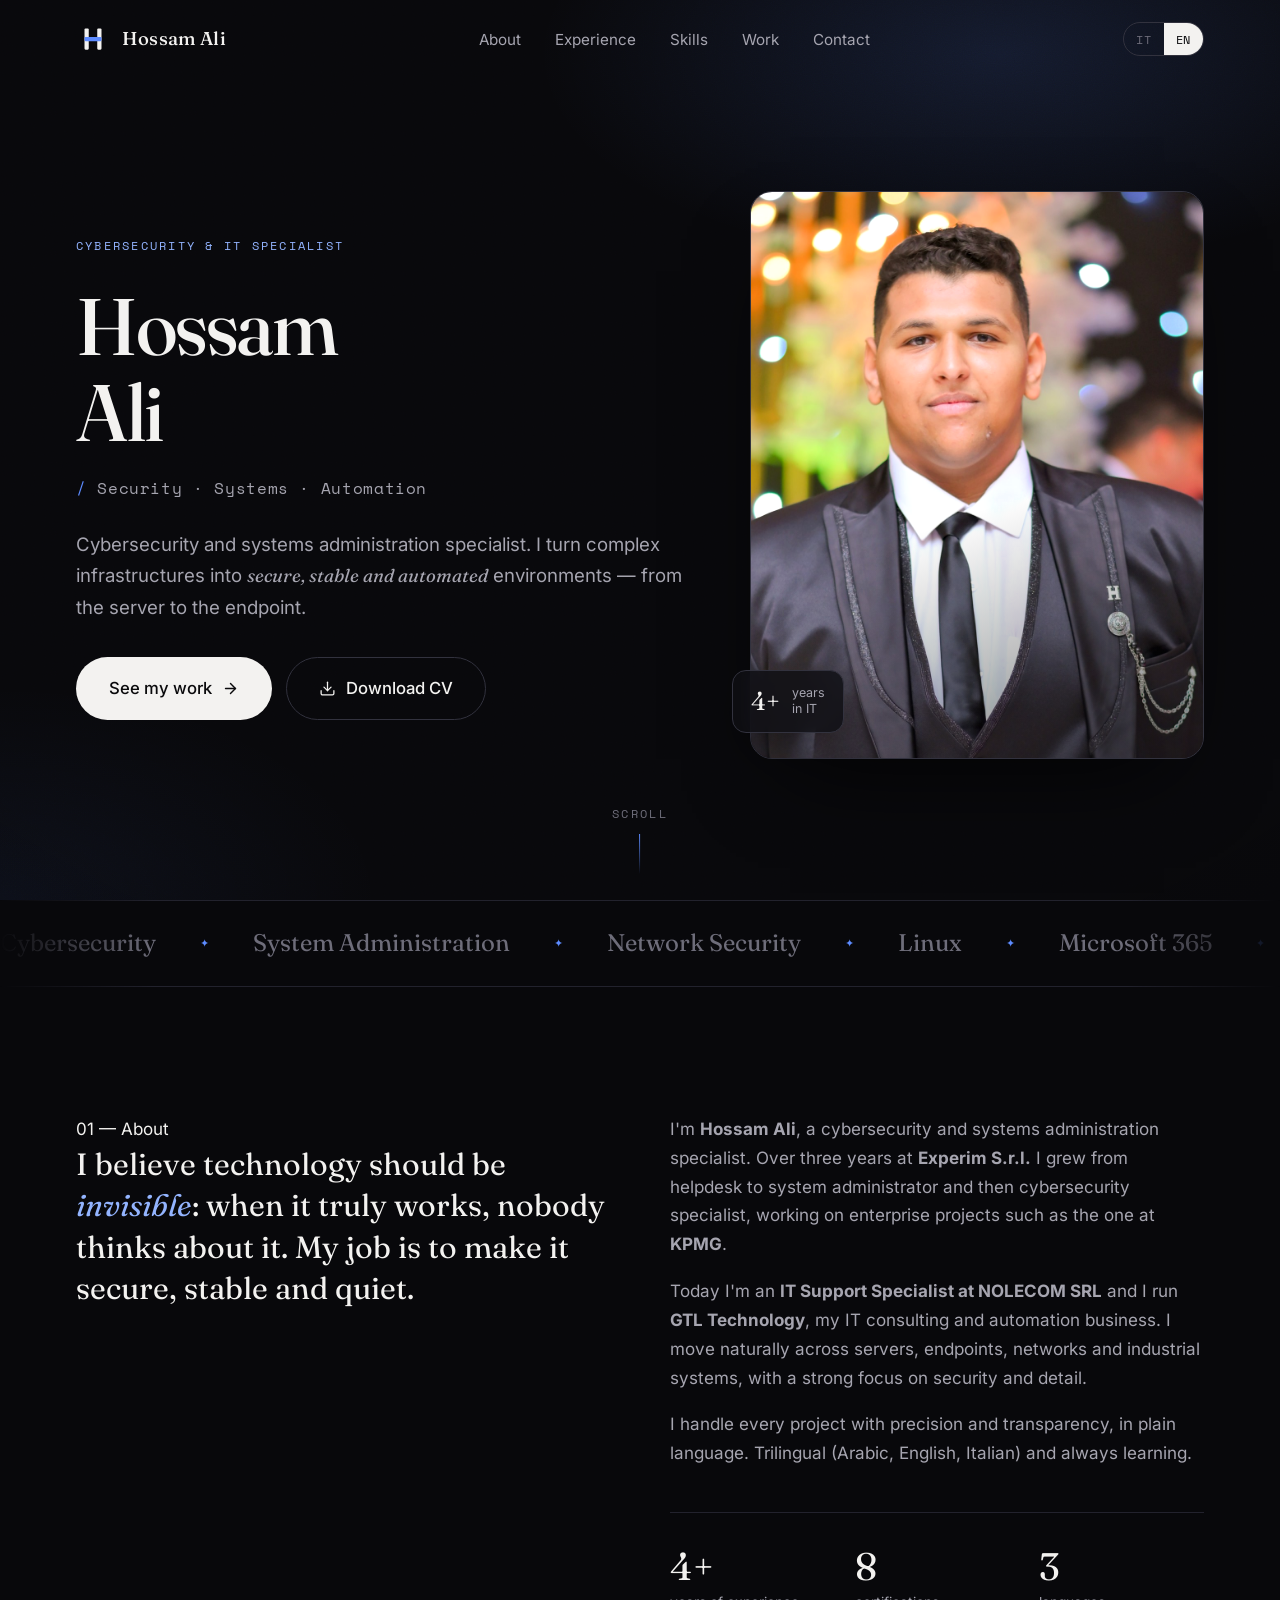
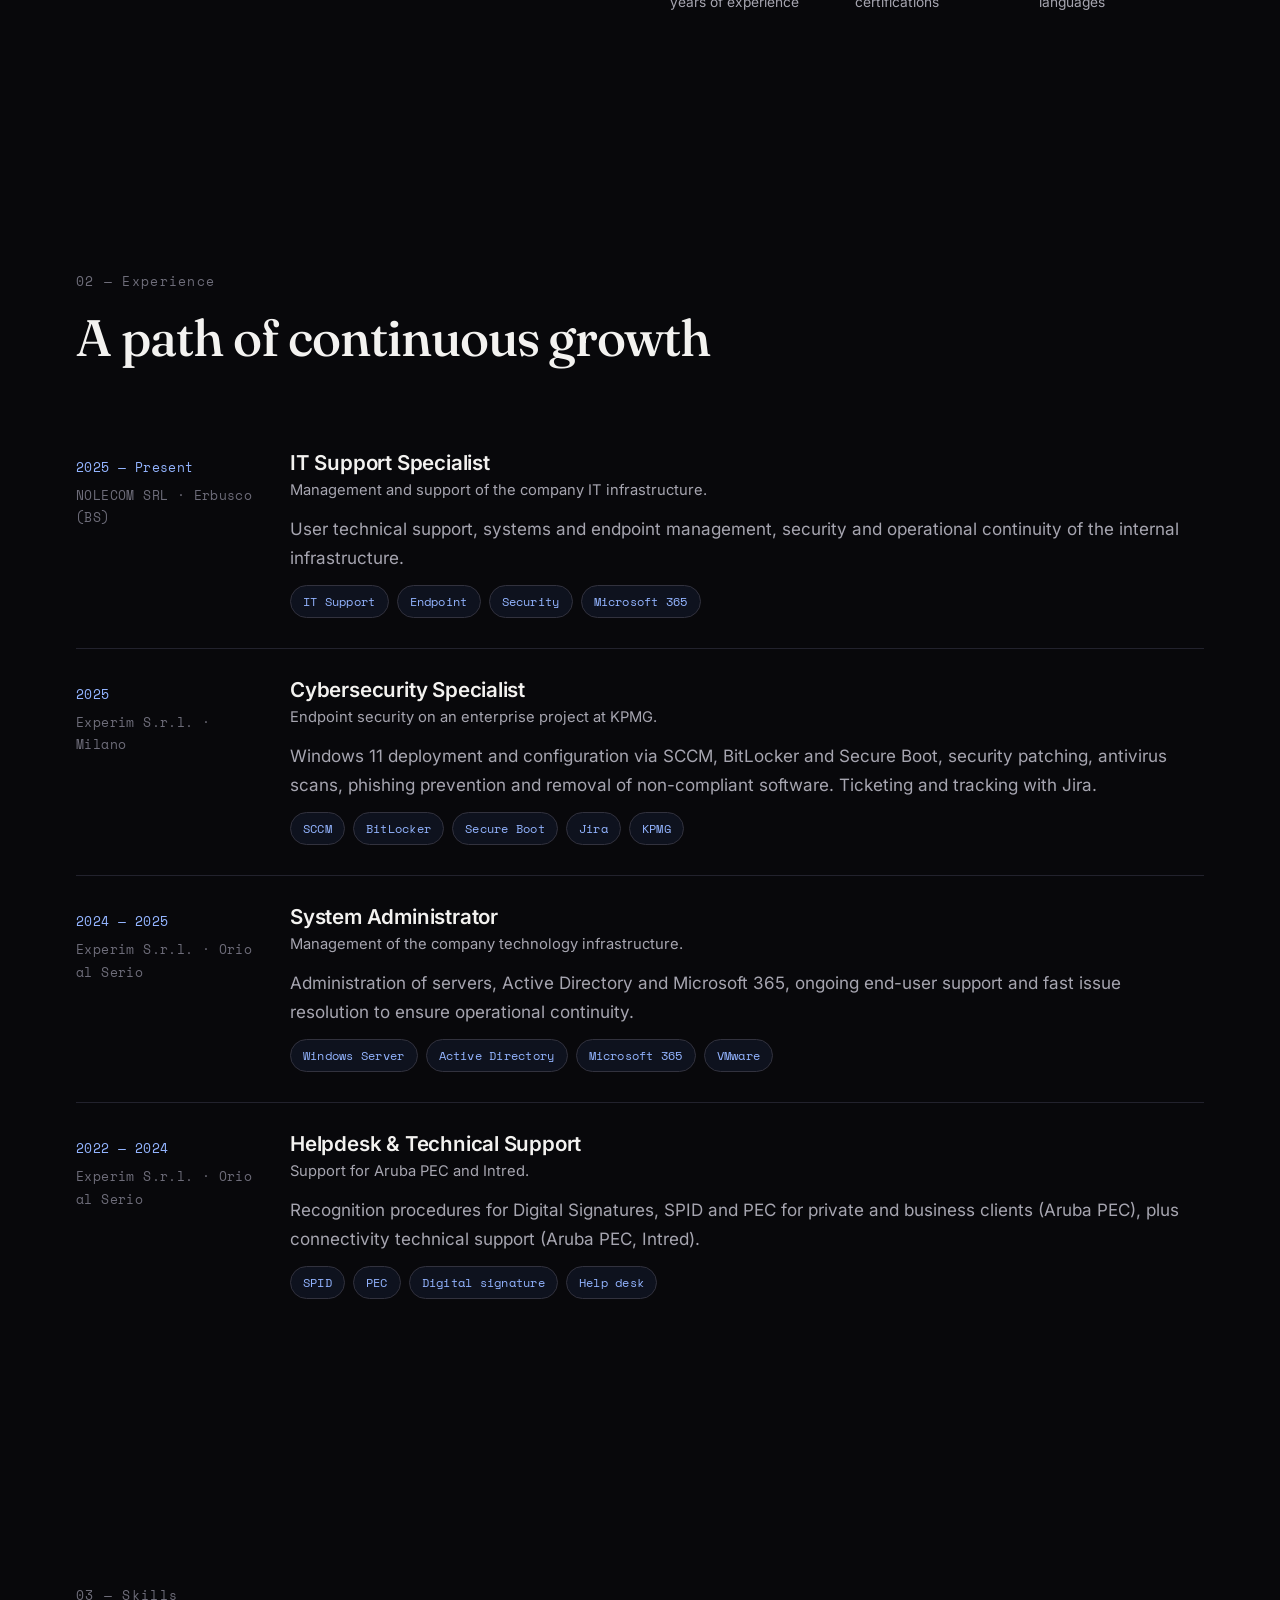
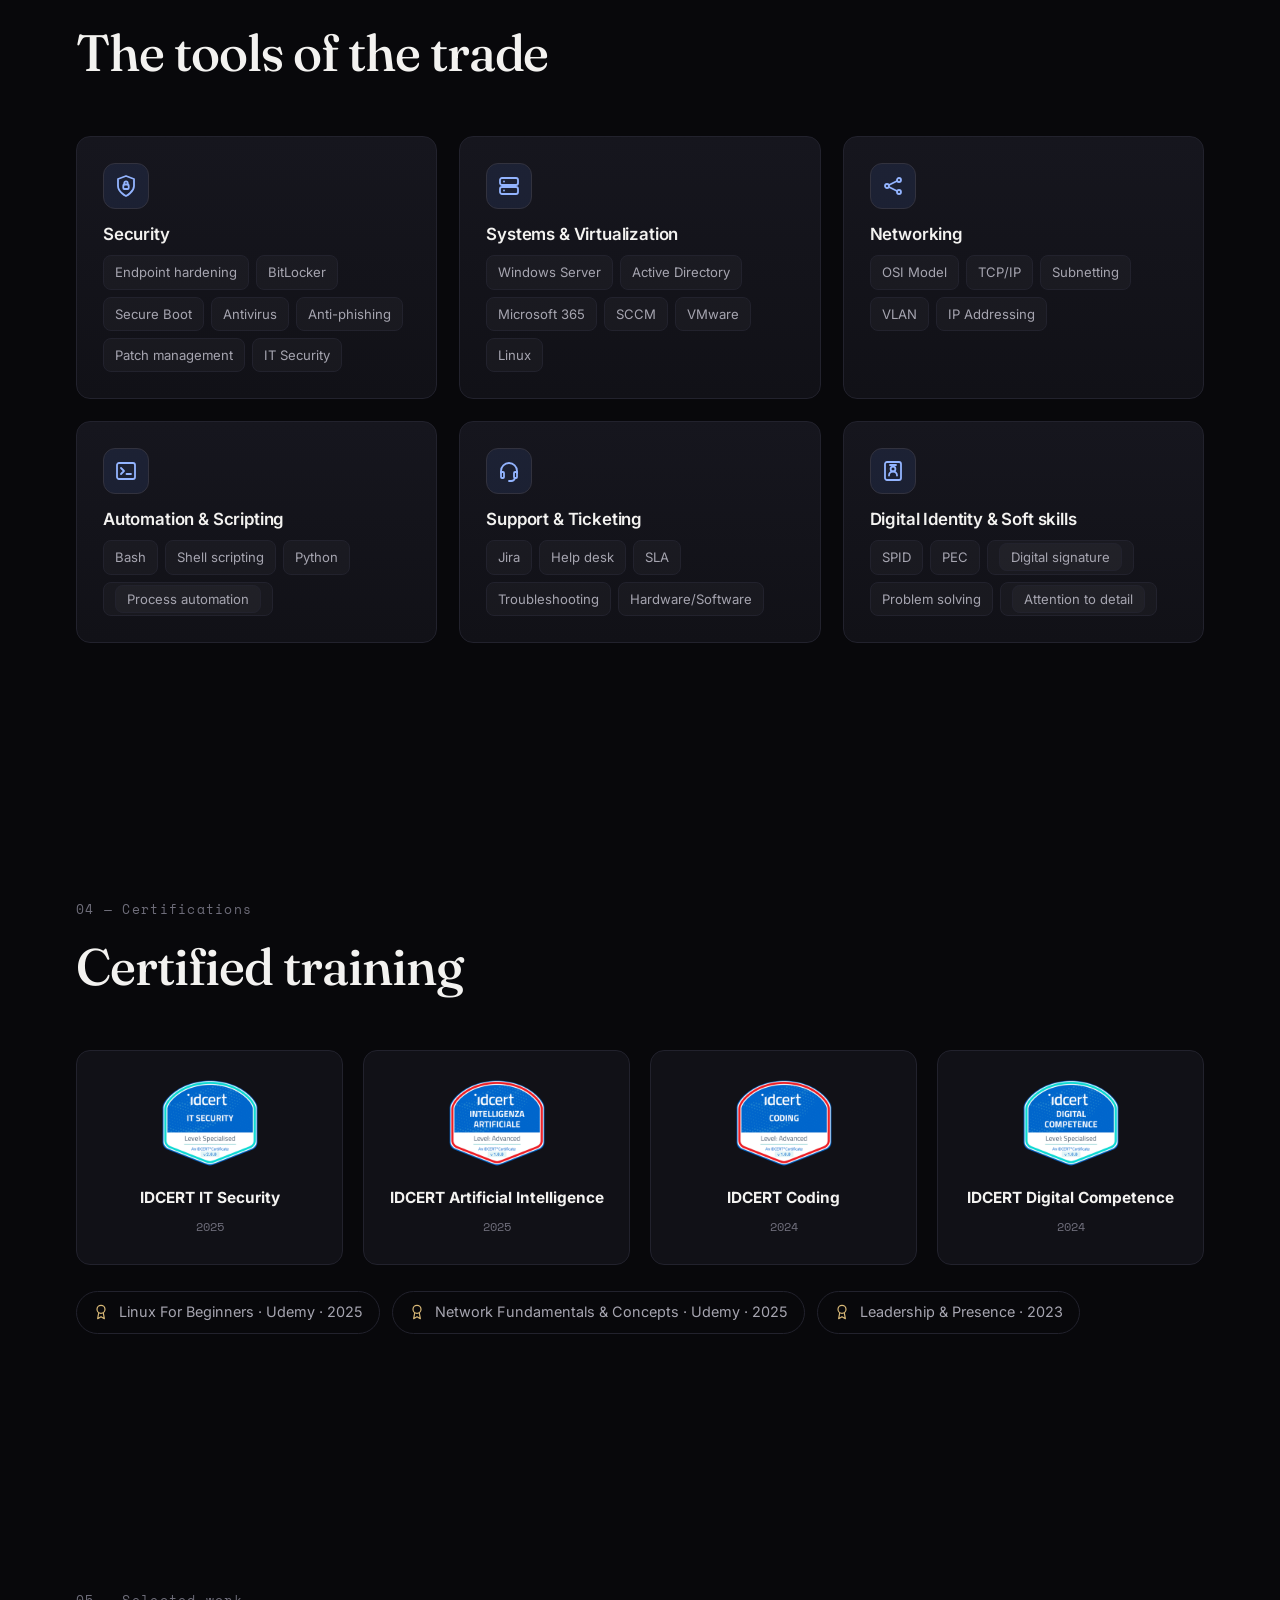
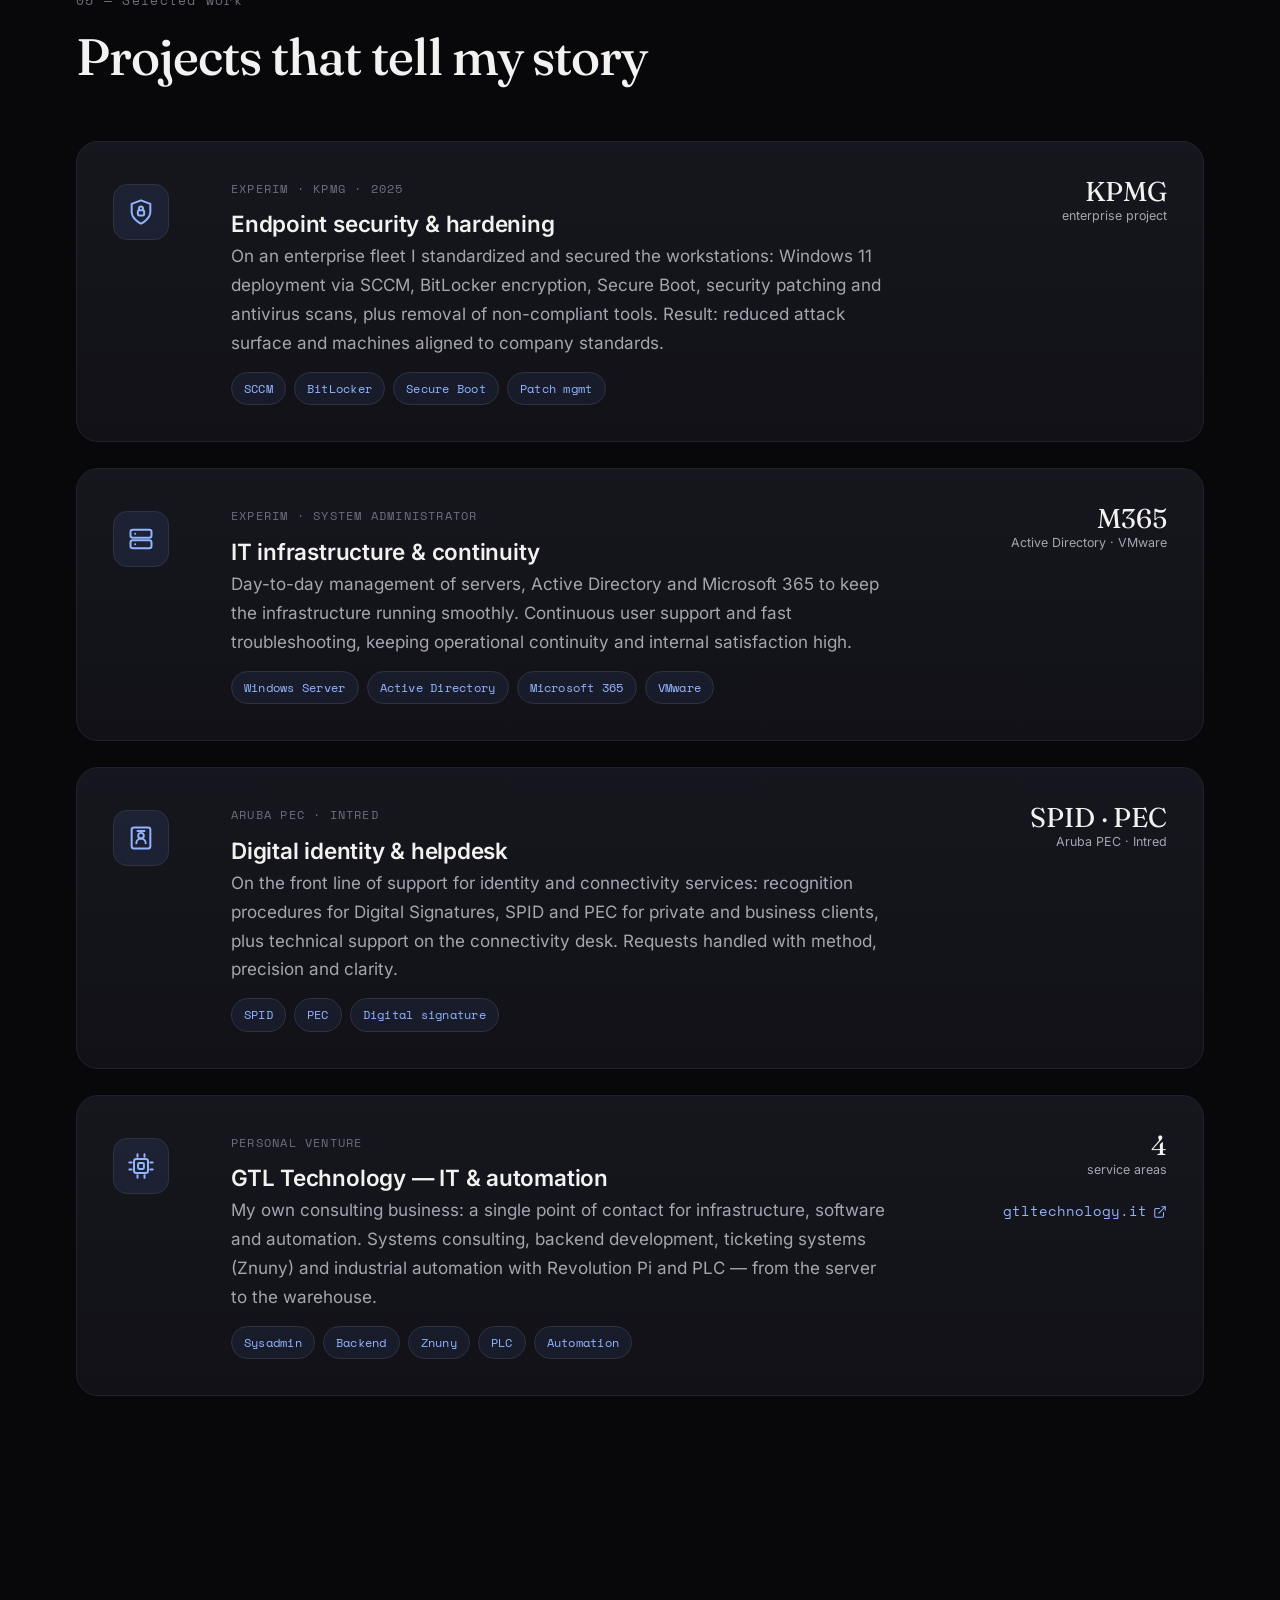
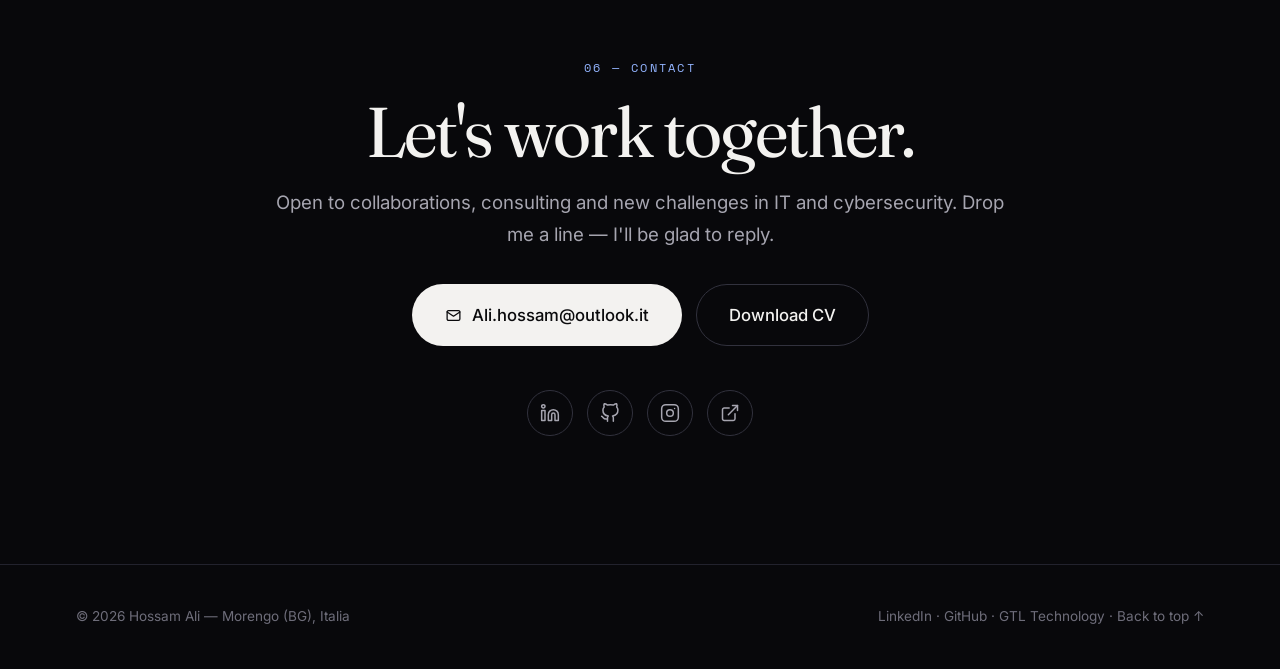
<file: index.html>
<!DOCTYPE html>
<html lang="it" data-lang="it">
<head>
  <meta charset="utf-8">
  <meta name="viewport" content="width=device-width, initial-scale=1">
  <title data-it="Hossam Ali — Specialista Cybersecurity & IT" data-en="Hossam Ali — Cybersecurity & IT Specialist">Hossam Ali — Specialista Cybersecurity &amp; IT</title>
  <meta name="description" content="Hossam Ali — Specialista in cybersecurity e amministrazione di sistemi. Sicurezza, infrastrutture e automazione. Portfolio, esperienza, certificazioni e case study.">
  <link rel="canonical" href="https://hali.gtltechnology.it/">
  <meta name="theme-color" content="#08080B">

  <meta property="og:type" content="website">
  <meta property="og:site_name" content="Hossam Ali">
  <meta property="og:title" content="Hossam Ali — Cybersecurity & IT Specialist">
  <meta property="og:description" content="Sicurezza informatica, sistemi e automazione. Esperienza, certificazioni e case study.">
  <meta property="og:url" content="https://hali.gtltechnology.it/">
  <meta property="og:image" content="https://hali.gtltechnology.it/assets/img/og-image.png">
  <meta property="og:locale" content="it_IT">
  <meta property="og:locale:alternate" content="en_US">
  <meta name="twitter:card" content="summary_large_image">

  <link rel="icon" href="assets/img/favicon.svg" type="image/svg+xml">
  <link rel="apple-touch-icon" href="assets/img/favicon.svg">

  <link rel="stylesheet" href="assets/css/style.css">

  <script>(function(){try{var l=localStorage.getItem('lang');if(['it','en'].indexOf(l)===-1)l=(navigator.language||'it').toLowerCase().indexOf('it')===0?'it':'en';document.documentElement.setAttribute('data-lang',l);document.documentElement.setAttribute('lang',l);}catch(e){}})();</script>

  <script type="application/ld+json">
  {
    "@context":"https://schema.org","@type":"Person",
    "name":"Hossam Ali",
    "jobTitle":"Cybersecurity & IT Specialist",
    "url":"https://hali.gtltechnology.it/",
    "image":"https://hali.gtltechnology.it/assets/img/og-image.png",
    "email":"Ali.hossam@outlook.it",
    "address":{"@type":"PostalAddress","addressLocality":"Morengo","addressRegion":"BG","addressCountry":"IT"},
    "sameAs":["https://www.linkedin.com/in/gtl7os/","https://github.com/hali-cyber","https://www.instagram.com/gtl7os/","https://gtltechnology.it/"],
    "knowsLanguage":["it","en","ar"],
    "worksFor":{"@type":"Organization","name":"NOLECOM SRL"}
  }
  </script>
</head>
<body>

  <!-- ===== Header ===== -->
  <header class="site-header">
    <div class="container">
      <nav class="nav" aria-label="Navigazione principale">
        <a href="#top" class="brand" aria-label="Hossam Ali — home">
          <img src="assets/img/monogram.svg" alt="">
          <b>Hossam Ali</b>
        </a>
        <ul class="nav-links" id="nav-links">
          <li><a href="#about"><span data-l="it">Chi sono</span><span data-l="en">About</span></a></li>
          <li><a href="#experience"><span data-l="it">Esperienza</span><span data-l="en">Experience</span></a></li>
          <li><a href="#skills"><span data-l="it">Competenze</span><span data-l="en">Skills</span></a></li>
          <li><a href="#work"><span data-l="it">Progetti</span><span data-l="en">Work</span></a></li>
          <li><a href="#contact"><span data-l="it">Contatti</span><span data-l="en">Contact</span></a></li>
        </ul>
        <div class="nav-right">
          <div class="lang" role="group" aria-label="Lingua / Language">
            <button data-set="it" class="on" aria-pressed="true">IT</button>
            <button data-set="en" aria-pressed="false">EN</button>
          </div>
          <button class="nav-toggle" id="nav-toggle" aria-label="Menu" aria-expanded="false" aria-controls="nav-links"><span></span></button>
        </div>
      </nav>
    </div>
  </header>

  <main id="top">
    <!-- ===== Hero ===== -->
    <section class="hero">
      <div class="container">
        <div class="hero-grid">
          <div class="hero-copy">
            <div class="eyebrow kicker solo"><span data-l="it">Specialista Cybersecurity &amp; IT</span><span data-l="en">Cybersecurity &amp; IT Specialist</span></div>
            <h1><span class="ln"><span>Hossam</span></span><span class="ln"><span>Ali</span></span></h1>
            <p class="role"><span class="dot">/</span> <span data-l="it">Sicurezza · Sistemi · Automazione</span><span data-l="en">Security · Systems · Automation</span></p>
            <p class="lead" data-l="it">Specialista in sicurezza informatica e amministrazione di sistemi. Trasformo infrastrutture complesse in ambienti <em class="serif-i">sicuri, stabili e automatizzati</em> — dal server all'endpoint.</p>
            <p class="lead" data-l="en">Cybersecurity and systems administration specialist. I turn complex infrastructures into <em class="serif-i">secure, stable and automated</em> environments — from the server to the endpoint.</p>
            <div class="hero-actions">
              <a href="#work" class="btn btn-primary btn-lg"><span data-l="it">Guarda i progetti</span><span data-l="en">See my work</span>
                <svg viewBox="0 0 24 24" fill="none" stroke="currentColor" stroke-width="2" stroke-linecap="round" stroke-linejoin="round"><line x1="5" y1="12" x2="19" y2="12"/><polyline points="12 5 19 12 12 19"/></svg>
              </a>
              <a href="assets/doc/Hossam-Ali-CV.pdf" class="btn btn-outline btn-lg" data-href-it="assets/doc/Hossam-Ali-CV-IT.pdf" data-href-en="assets/doc/Hossam-Ali-CV-EN.pdf" target="_blank" rel="noopener" download>
                <svg viewBox="0 0 24 24" fill="none" stroke="currentColor" stroke-width="1.8" stroke-linecap="round" stroke-linejoin="round"><path d="M21 15v4a2 2 0 0 1-2 2H5a2 2 0 0 1-2-2v-4"/><polyline points="7 10 12 15 17 10"/><line x1="12" y1="15" x2="12" y2="3"/></svg>
                <span data-l="it">Scarica il CV</span><span data-l="en">Download CV</span>
              </a>
            </div>
          </div>

          <div class="hero-photo">
            <div class="frame">
              <img src="assets/img/portrait.jpg" alt="Hossam Ali" width="1100" height="1491">
            </div>
            <div class="badge">
              <span class="n">4+</span>
              <span class="t"><span data-l="it">anni<br>nell'IT</span><span data-l="en">years<br>in IT</span></span>
            </div>
          </div>
        </div>
      </div>
      <div class="hero-scroll" aria-hidden="true">Scroll</div>
    </section>

    <!-- ===== Marquee ===== -->
    <div class="marquee" aria-hidden="true">
      <div class="track">
        <span>Cybersecurity</span><span>System Administration</span><span>Network Security</span><span>Linux</span><span>Microsoft 365</span><span>Active Directory</span><span>Automation</span><span>VMware</span>
        <span>Cybersecurity</span><span>System Administration</span><span>Network Security</span><span>Linux</span><span>Microsoft 365</span><span>Active Directory</span><span>Automation</span><span>VMware</span>
      </div>
    </div>

    <!-- ===== About ===== -->
    <section id="about">
      <div class="container">
        <div class="about-grid">
          <div class="reveal">
            <span class="idx">01 — <span data-l="it">Chi sono</span><span data-l="en">About</span></span>
            <p class="about-lead" data-l="it">Credo che la tecnologia debba essere <em>invisibile</em>: quando funziona davvero, nessuno ci pensa. Il mio lavoro è renderla sicura, stabile e silenziosa.</p>
            <p class="about-lead" data-l="en">I believe technology should be <em>invisible</em>: when it truly works, nobody thinks about it. My job is to make it secure, stable and quiet.</p>
          </div>
          <div class="about-body reveal d1">
            <div data-l="it">
              <p>Sono <strong>Hossam Ali</strong>, specialista in sicurezza informatica e amministrazione di sistemi. In tre anni in <strong>Experim S.r.l.</strong> sono cresciuto da helpdesk a system administrator fino a esperto di cybersecurity, lavorando anche su progetti enterprise come quello presso <strong>KPMG</strong>.</p>
              <p>Oggi sono <strong>IT Support Specialist in NOLECOM SRL</strong> e porto avanti <strong>GTL Technology</strong>, la mia attività di consulenza IT e automazione. Mi muovo con naturalezza tra server, endpoint, reti e impianti, con una particolare attenzione alla sicurezza e ai dettagli.</p>
              <p>Curo ogni progetto con precisione e trasparenza, parlando un linguaggio chiaro. Trilingue (arabo, inglese, italiano) e in costante formazione.</p>
            </div>
            <div data-l="en">
              <p>I'm <strong>Hossam Ali</strong>, a cybersecurity and systems administration specialist. Over three years at <strong>Experim S.r.l.</strong> I grew from helpdesk to system administrator and then cybersecurity specialist, working on enterprise projects such as the one at <strong>KPMG</strong>.</p>
              <p>Today I'm an <strong>IT Support Specialist at NOLECOM SRL</strong> and I run <strong>GTL Technology</strong>, my IT consulting and automation business. I move naturally across servers, endpoints, networks and industrial systems, with a strong focus on security and detail.</p>
              <p>I handle every project with precision and transparency, in plain language. Trilingual (Arabic, English, Italian) and always learning.</p>
            </div>
            <div class="facts">
              <div class="fact"><div class="n">4+</div><div class="l"><span data-l="it">anni di esperienza</span><span data-l="en">years of experience</span></div></div>
              <div class="fact"><div class="n">8</div><div class="l"><span data-l="it">certificazioni</span><span data-l="en">certifications</span></div></div>
              <div class="fact"><div class="n">3</div><div class="l"><span data-l="it">lingue</span><span data-l="en">languages</span></div></div>
            </div>
          </div>
        </div>
      </div>
    </section>

    <!-- ===== Esperienza ===== -->
    <section id="experience">
      <div class="container">
        <div class="section-head reveal">
          <span class="idx">02 — <span data-l="it">Esperienza</span><span data-l="en">Experience</span></span>
          <h2 data-l="it">Un percorso di crescita continua</h2>
          <h2 data-l="en">A path of continuous growth</h2>
        </div>

        <div class="timeline">
          <div class="tl-item reveal">
            <div class="tl-when">2025 — <span data-l="it">Presente</span><span data-l="en">Present</span><span class="co">NOLECOM SRL · Erbusco (BS)</span></div>
            <div class="tl-body">
              <h3>IT Support Specialist</h3>
              <p class="place" data-l="it">Gestione e supporto dell'infrastruttura IT aziendale.</p>
              <p class="place" data-l="en">Management and support of the company IT infrastructure.</p>
              <p data-l="it">Supporto tecnico agli utenti, gestione di sistemi ed endpoint, sicurezza e continuità operativa dell'infrastruttura interna.</p>
              <p data-l="en">User technical support, systems and endpoint management, security and operational continuity of the internal infrastructure.</p>
              <div class="tl-tags"><span class="chip">IT Support</span><span class="chip">Endpoint</span><span class="chip">Security</span><span class="chip">Microsoft 365</span></div>
            </div>
          </div>

          <div class="tl-item reveal">
            <div class="tl-when">2025<span class="co">Experim S.r.l. · Milano</span></div>
            <div class="tl-body">
              <h3 data-l="it">Esperto di Cybersecurity</h3>
              <h3 data-l="en">Cybersecurity Specialist</h3>
              <p class="place" data-l="it">Sicurezza degli endpoint su progetto enterprise presso KPMG.</p>
              <p class="place" data-l="en">Endpoint security on an enterprise project at KPMG.</p>
              <p data-l="it">Deploy e configurazione di Windows 11 via SCCM, BitLocker e Secure Boot, patch di sicurezza, scansioni antivirus, prevenzione del phishing e rimozione di software non conforme. Ticketing e tracciamento con Jira.</p>
              <p data-l="en">Windows 11 deployment and configuration via SCCM, BitLocker and Secure Boot, security patching, antivirus scans, phishing prevention and removal of non-compliant software. Ticketing and tracking with Jira.</p>
              <div class="tl-tags"><span class="chip">SCCM</span><span class="chip">BitLocker</span><span class="chip">Secure Boot</span><span class="chip">Jira</span><span class="chip">KPMG</span></div>
            </div>
          </div>

          <div class="tl-item reveal">
            <div class="tl-when">2024 — 2025<span class="co">Experim S.r.l. · Orio al Serio</span></div>
            <div class="tl-body">
              <h3>System Administrator</h3>
              <p class="place" data-l="it">Gestione dell'infrastruttura tecnologica aziendale.</p>
              <p class="place" data-l="en">Management of the company technology infrastructure.</p>
              <p data-l="it">Amministrazione di server, Active Directory e Microsoft 365, supporto continuo agli utenti finali e risoluzione rapida dei problemi per garantire continuità operativa.</p>
              <p data-l="en">Administration of servers, Active Directory and Microsoft 365, ongoing end-user support and fast issue resolution to ensure operational continuity.</p>
              <div class="tl-tags"><span class="chip">Windows Server</span><span class="chip">Active Directory</span><span class="chip">Microsoft 365</span><span class="chip">VMware</span></div>
            </div>
          </div>

          <div class="tl-item reveal">
            <div class="tl-when">2022 — 2024<span class="co">Experim S.r.l. · Orio al Serio</span></div>
            <div class="tl-body">
              <h3 data-l="it">Helpdesk &amp; Supporto tecnico</h3>
              <h3 data-l="en">Helpdesk &amp; Technical Support</h3>
              <p class="place" data-l="it">Assistenza per Aruba PEC e Intred.</p>
              <p class="place" data-l="en">Support for Aruba PEC and Intred.</p>
              <p data-l="it">Procedure di riconoscimento per Firme Digitali, SPID e PEC per clienti privati e aziende (Aruba PEC), e assistenza tecnica di connettività (Aruba PEC, Intred).</p>
              <p data-l="en">Recognition procedures for Digital Signatures, SPID and PEC for private and business clients (Aruba PEC), plus connectivity technical support (Aruba PEC, Intred).</p>
              <div class="tl-tags"><span class="chip">SPID</span><span class="chip">PEC</span><span class="chip"><span data-l="it">Firma digitale</span><span data-l="en">Digital signature</span></span><span class="chip">Help desk</span></div>
            </div>
          </div>
        </div>
      </div>
    </section>

    <!-- ===== Competenze ===== -->
    <section id="skills">
      <div class="container">
        <div class="section-head reveal">
          <span class="idx">03 — <span data-l="it">Competenze</span><span data-l="en">Skills</span></span>
          <h2 data-l="it">Gli strumenti del mestiere</h2>
          <h2 data-l="en">The tools of the trade</h2>
        </div>
        <div class="skills-grid">
          <div class="skill-card reveal">
            <span class="ic"><svg viewBox="0 0 24 24" fill="none" stroke="currentColor" stroke-width="1.8" stroke-linecap="round" stroke-linejoin="round"><path d="M12 22s8-4 8-10V5l-8-3-8 3v7c0 6 8 10 8 10z"/><rect x="9.3" y="10.5" width="5.4" height="4.5" rx="1"/><path d="M10.3 10.5V9a1.7 1.7 0 0 1 3.4 0v1.5"/></svg></span>
            <h3><span data-l="it">Sicurezza</span><span data-l="en">Security</span></h3>
            <div class="skill-list"><span>Endpoint hardening</span><span>BitLocker</span><span>Secure Boot</span><span>Antivirus</span><span>Anti-phishing</span><span>Patch management</span><span>IT Security</span></div>
          </div>
          <div class="skill-card reveal d1">
            <span class="ic"><svg viewBox="0 0 24 24" fill="none" stroke="currentColor" stroke-width="1.8" stroke-linecap="round" stroke-linejoin="round"><rect x="3" y="4" width="18" height="7" rx="2"/><rect x="3" y="13" width="18" height="7" rx="2"/><line x1="7" y1="7.5" x2="7.01" y2="7.5"/><line x1="7" y1="16.5" x2="7.01" y2="16.5"/></svg></span>
            <h3><span data-l="it">Sistemi &amp; Virtualizzazione</span><span data-l="en">Systems &amp; Virtualization</span></h3>
            <div class="skill-list"><span>Windows Server</span><span>Active Directory</span><span>Microsoft 365</span><span>SCCM</span><span>VMware</span><span>Linux</span></div>
          </div>
          <div class="skill-card reveal d2">
            <span class="ic"><svg viewBox="0 0 24 24" fill="none" stroke="currentColor" stroke-width="1.8" stroke-linecap="round" stroke-linejoin="round"><circle cx="6" cy="12" r="2"/><circle cx="18" cy="6" r="2"/><circle cx="18" cy="18" r="2"/><line x1="8" y1="11" x2="16" y2="7"/><line x1="8" y1="13" x2="16" y2="17"/></svg></span>
            <h3><span data-l="it">Reti</span><span data-l="en">Networking</span></h3>
            <div class="skill-list"><span>OSI Model</span><span>TCP/IP</span><span>Subnetting</span><span>VLAN</span><span>IP Addressing</span></div>
          </div>
          <div class="skill-card reveal">
            <span class="ic"><svg viewBox="0 0 24 24" fill="none" stroke="currentColor" stroke-width="1.8" stroke-linecap="round" stroke-linejoin="round"><rect x="3" y="4" width="18" height="16" rx="2"/><polyline points="7 9 10 12 7 15"/><line x1="12.5" y1="15" x2="17" y2="15"/></svg></span>
            <h3><span data-l="it">Automazione &amp; Scripting</span><span data-l="en">Automation &amp; Scripting</span></h3>
            <div class="skill-list"><span>Bash</span><span>Shell scripting</span><span>Python</span><span><span data-l="it">Automazione processi</span><span data-l="en">Process automation</span></span></div>
          </div>
          <div class="skill-card reveal d1">
            <span class="ic"><svg viewBox="0 0 24 24" fill="none" stroke="currentColor" stroke-width="1.8" stroke-linecap="round" stroke-linejoin="round"><path d="M4 14v-2a8 8 0 0 1 16 0v2"/><path d="M4 13h2a1 1 0 0 1 1 1v4a1 1 0 0 1-1 1H5a1 1 0 0 1-1-1z"/><path d="M20 13h-2a1 1 0 0 0-1 1v4a1 1 0 0 0 1 1h1a1 1 0 0 0 1-1z"/><path d="M18 19a4 4 0 0 1-4 3h-2"/></svg></span>
            <h3><span data-l="it">Supporto &amp; Ticketing</span><span data-l="en">Support &amp; Ticketing</span></h3>
            <div class="skill-list"><span>Jira</span><span>Help desk</span><span>SLA</span><span>Troubleshooting</span><span>Hardware/Software</span></div>
          </div>
          <div class="skill-card reveal d2">
            <span class="ic"><svg viewBox="0 0 24 24" fill="none" stroke="currentColor" stroke-width="1.8" stroke-linecap="round" stroke-linejoin="round"><rect x="4" y="3" width="16" height="18" rx="2"/><circle cx="12" cy="10" r="2.4"/><path d="M8 16.5a4 4 0 0 1 8 0"/><line x1="9" y1="6" x2="15" y2="6"/></svg></span>
            <h3><span data-l="it">Identità digitale &amp; Soft skill</span><span data-l="en">Digital Identity &amp; Soft skills</span></h3>
            <div class="skill-list"><span>SPID</span><span>PEC</span><span><span data-l="it">Firma digitale</span><span data-l="en">Digital signature</span></span><span>Problem solving</span><span><span data-l="it">Attenzione ai dettagli</span><span data-l="en">Attention to detail</span></span></div>
          </div>
        </div>
      </div>
    </section>

    <!-- ===== Certificazioni ===== -->
    <section id="certifications">
      <div class="container">
        <div class="section-head reveal">
          <span class="idx">04 — <span data-l="it">Certificazioni</span><span data-l="en">Certifications</span></span>
          <h2 data-l="it">Formazione certificata</h2>
          <h2 data-l="en">Certified training</h2>
        </div>
        <div class="cert-grid">
          <div class="cert reveal"><img src="assets/img/cert/it-security.png" alt="IDCERT IT Security"><b>IDCERT IT Security</b><small>2025</small></div>
          <div class="cert reveal d1"><img src="assets/img/cert/ai.png" alt="IDCERT Intelligenza Artificiale"><b>IDCERT <span data-l="it">Intelligenza Artificiale</span><span data-l="en">Artificial Intelligence</span></b><small>2025</small></div>
          <div class="cert reveal d2"><img src="assets/img/cert/coding.png" alt="IDCERT Coding"><b>IDCERT Coding</b><small>2024</small></div>
          <div class="cert reveal d3"><img src="assets/img/cert/digital.png" alt="IDCERT Digital Competence"><b>IDCERT Digital Competence</b><small>2024</small></div>
        </div>
        <div class="cert-more reveal d1">
          <span class="item"><svg viewBox="0 0 24 24" fill="none" stroke="currentColor" stroke-width="1.8" stroke-linecap="round" stroke-linejoin="round"><circle cx="12" cy="8" r="6"/><path d="M8.5 13.5 7 22l5-3 5 3-1.5-8.5"/></svg>Linux For Beginners · Udemy · 2025</span>
          <span class="item"><svg viewBox="0 0 24 24" fill="none" stroke="currentColor" stroke-width="1.8" stroke-linecap="round" stroke-linejoin="round"><circle cx="12" cy="8" r="6"/><path d="M8.5 13.5 7 22l5-3 5 3-1.5-8.5"/></svg>Network Fundamentals &amp; Concepts · Udemy · 2025</span>
          <span class="item"><svg viewBox="0 0 24 24" fill="none" stroke="currentColor" stroke-width="1.8" stroke-linecap="round" stroke-linejoin="round"><circle cx="12" cy="8" r="6"/><path d="M8.5 13.5 7 22l5-3 5 3-1.5-8.5"/></svg><span data-l="it">Leadership &amp; Presence · 2023</span><span data-l="en">Leadership &amp; Presence · 2023</span></span>
        </div>
      </div>
    </section>

    <!-- ===== Case study ===== -->
    <section id="work">
      <div class="container">
        <div class="section-head reveal">
          <span class="idx">05 — <span data-l="it">Case study</span><span data-l="en">Selected work</span></span>
          <h2 data-l="it">Progetti che raccontano il mio lavoro</h2>
          <h2 data-l="en">Projects that tell my story</h2>
        </div>
        <div class="cases">

          <article class="case reveal">
            <span class="ic"><svg viewBox="0 0 24 24" fill="none" stroke="currentColor" stroke-width="1.7" stroke-linecap="round" stroke-linejoin="round"><path d="M12 22s8-4 8-10V5l-8-3-8 3v7c0 6 8 10 8 10z"/><rect x="9.3" y="10.5" width="5.4" height="4.5" rx="1"/><path d="M10.3 10.5V9a1.7 1.7 0 0 1 3.4 0v1.5"/></svg></span>
            <div>
              <div class="ctx">Experim · KPMG · 2025</div>
              <h3 data-l="it">Sicurezza e hardening degli endpoint</h3>
              <h3 data-l="en">Endpoint security &amp; hardening</h3>
              <p data-l="it">Su un parco macchine enterprise ho standardizzato e messo in sicurezza le postazioni: deploy di Windows 11 via SCCM, cifratura con BitLocker, Secure Boot, patch di sicurezza e scansioni antivirus, oltre alla rimozione di tool non conformi alle policy. Risultato: superficie d'attacco ridotta e postazioni allineate agli standard aziendali.</p>
              <p data-l="en">On an enterprise fleet I standardized and secured the workstations: Windows 11 deployment via SCCM, BitLocker encryption, Secure Boot, security patching and antivirus scans, plus removal of non-compliant tools. Result: reduced attack surface and machines aligned to company standards.</p>
              <div class="tl-tags"><span class="chip">SCCM</span><span class="chip">BitLocker</span><span class="chip">Secure Boot</span><span class="chip">Patch mgmt</span></div>
            </div>
            <div class="side">
              <div class="kpi"><div class="v">KPMG</div><div class="k"><span data-l="it">progetto enterprise</span><span data-l="en">enterprise project</span></div></div>
            </div>
          </article>

          <article class="case reveal">
            <span class="ic"><svg viewBox="0 0 24 24" fill="none" stroke="currentColor" stroke-width="1.7" stroke-linecap="round" stroke-linejoin="round"><rect x="3" y="4" width="18" height="7" rx="2"/><rect x="3" y="13" width="18" height="7" rx="2"/><line x1="7" y1="7.5" x2="7.01" y2="7.5"/><line x1="7" y1="16.5" x2="7.01" y2="16.5"/></svg></span>
            <div>
              <div class="ctx">Experim · System Administrator</div>
              <h3 data-l="it">Infrastruttura IT e continuità operativa</h3>
              <h3 data-l="en">IT infrastructure &amp; continuity</h3>
              <p data-l="it">Gestione quotidiana di server, Active Directory e Microsoft 365 per garantire il corretto funzionamento dell'infrastruttura. Supporto continuo agli utenti e risoluzione rapida dei problemi, mantenendo alta la continuità operativa e la soddisfazione interna.</p>
              <p data-l="en">Day-to-day management of servers, Active Directory and Microsoft 365 to keep the infrastructure running smoothly. Continuous user support and fast troubleshooting, keeping operational continuity and internal satisfaction high.</p>
              <div class="tl-tags"><span class="chip">Windows Server</span><span class="chip">Active Directory</span><span class="chip">Microsoft 365</span><span class="chip">VMware</span></div>
            </div>
            <div class="side">
              <div class="kpi"><div class="v">M365</div><div class="k">Active Directory · VMware</div></div>
            </div>
          </article>

          <article class="case reveal">
            <span class="ic"><svg viewBox="0 0 24 24" fill="none" stroke="currentColor" stroke-width="1.7" stroke-linecap="round" stroke-linejoin="round"><rect x="4" y="3" width="16" height="18" rx="2"/><circle cx="12" cy="10" r="2.4"/><path d="M8 16.5a4 4 0 0 1 8 0"/><line x1="9" y1="6" x2="15" y2="6"/></svg></span>
            <div>
              <div class="ctx">Aruba PEC · Intred</div>
              <h3 data-l="it">Identità digitale e helpdesk</h3>
              <h3 data-l="en">Digital identity &amp; helpdesk</h3>
              <p data-l="it">In prima linea nell'assistenza per servizi di identità e connettività: procedure di riconoscimento per Firme Digitali, SPID e PEC per clienti privati e aziende, e supporto tecnico nel reparto connettività. Richieste gestite con metodo, precisione e chiarezza.</p>
              <p data-l="en">On the front line of support for identity and connectivity services: recognition procedures for Digital Signatures, SPID and PEC for private and business clients, plus technical support on the connectivity desk. Requests handled with method, precision and clarity.</p>
              <div class="tl-tags"><span class="chip">SPID</span><span class="chip">PEC</span><span class="chip"><span data-l="it">Firma digitale</span><span data-l="en">Digital signature</span></span></div>
            </div>
            <div class="side">
              <div class="kpi"><div class="v">SPID · PEC</div><div class="k">Aruba PEC · Intred</div></div>
            </div>
          </article>

          <article class="case reveal">
            <span class="ic"><svg viewBox="0 0 24 24" fill="none" stroke="currentColor" stroke-width="1.7" stroke-linecap="round" stroke-linejoin="round"><rect x="6" y="6" width="12" height="12" rx="2"/><rect x="9.5" y="9.5" width="5" height="5" rx="1"/><path d="M9 2v2M15 2v2M9 20v2M15 20v2M2 9h2M2 15h2M20 9h2M20 15h2"/></svg></span>
            <div>
              <div class="ctx"><span data-l="it">Progetto personale</span><span data-l="en">Personal venture</span></div>
              <h3>GTL Technology — <span data-l="it">IT &amp; automazione</span><span data-l="en">IT &amp; automation</span></h3>
              <p data-l="it">La mia attività di consulenza: un unico interlocutore per infrastruttura, software e automazione. Consulenza sistemistica, sviluppo backend, sistemi di ticketing (Znuny) e automazione industriale con Revolution Pi e PLC — dal server al magazzino.</p>
              <p data-l="en">My own consulting business: a single point of contact for infrastructure, software and automation. Systems consulting, backend development, ticketing systems (Znuny) and industrial automation with Revolution Pi and PLC — from the server to the warehouse.</p>
              <div class="tl-tags"><span class="chip">Sysadmin</span><span class="chip">Backend</span><span class="chip">Znuny</span><span class="chip">PLC</span><span class="chip"><span data-l="it">Automazione</span><span data-l="en">Automation</span></span></div>
            </div>
            <div class="side">
              <div class="kpi"><div class="v">4</div><div class="k"><span data-l="it">aree di servizio</span><span data-l="en">service areas</span></div></div>
              <a class="link" href="https://gtltechnology.it" target="_blank" rel="noopener">gtltechnology.it <svg viewBox="0 0 24 24" fill="none" stroke="currentColor" stroke-width="1.8" stroke-linecap="round" stroke-linejoin="round"><path d="M18 13v6a2 2 0 0 1-2 2H5a2 2 0 0 1-2-2V8a2 2 0 0 1 2-2h6"/><polyline points="15 3 21 3 21 9"/><line x1="10" y1="14" x2="21" y2="3"/></svg></a>
            </div>
          </article>

        </div>
      </div>
    </section>

    <!-- ===== Contatti ===== -->
    <section id="contact" class="contact">
      <div class="container">
        <span class="eyebrow solo" style="justify-content:center;">06 — <span data-l="it">Contatti</span><span data-l="en">Contact</span></span>
        <p class="big"><span data-l="it">Lavoriamo insieme.</span><span data-l="en">Let's work together.</span></p>
        <p class="lead" data-l="it">Disponibile per collaborazioni, consulenze e nuove sfide nell'IT e nella sicurezza informatica. Scrivimi: rispondo volentieri.</p>
        <p class="lead" data-l="en">Open to collaborations, consulting and new challenges in IT and cybersecurity. Drop me a line — I'll be glad to reply.</p>
        <div class="contact-actions">
          <a href="mailto:Ali.hossam@outlook.it" class="btn btn-primary btn-lg">
            <svg viewBox="0 0 24 24" fill="none" stroke="currentColor" stroke-width="1.8" stroke-linecap="round" stroke-linejoin="round"><rect x="3" y="5" width="18" height="14" rx="2"/><polyline points="3 7 12 13 21 7"/></svg>
            Ali.hossam@outlook.it
          </a>
          <a href="assets/doc/Hossam-Ali-CV.pdf" class="btn btn-outline btn-lg" data-href-it="assets/doc/Hossam-Ali-CV-IT.pdf" data-href-en="assets/doc/Hossam-Ali-CV-EN.pdf" target="_blank" rel="noopener" download><span data-l="it">Scarica il CV</span><span data-l="en">Download CV</span></a>
        </div>
        <div class="socials">
          <a href="https://www.linkedin.com/in/gtl7os/" target="_blank" rel="noopener" aria-label="LinkedIn"><svg viewBox="0 0 24 24" fill="none" stroke="currentColor" stroke-width="1.8" stroke-linecap="round" stroke-linejoin="round"><path d="M16 8a6 6 0 0 1 6 6v7h-4v-7a2 2 0 0 0-4 0v7h-4v-7a6 6 0 0 1 6-6z"/><rect x="2" y="9" width="4" height="12"/><circle cx="4" cy="4" r="2"/></svg></a>
          <a href="https://github.com/hali-cyber" target="_blank" rel="noopener" aria-label="GitHub"><svg viewBox="0 0 24 24" fill="none" stroke="currentColor" stroke-width="1.8" stroke-linecap="round" stroke-linejoin="round"><path d="M9 19c-5 1.5-5-2.5-7-3m14 6v-3.87a3.37 3.37 0 0 0-.94-2.61c3.14-.35 6.44-1.54 6.44-7A5.44 5.44 0 0 0 20 4.77 5.07 5.07 0 0 0 19.91 1S18.73.65 16 2.48a13.38 13.38 0 0 0-7 0C6.27.65 5.09 1 5.09 1A5.07 5.07 0 0 0 5 4.77a5.44 5.44 0 0 0-1.5 3.78c0 5.42 3.3 6.61 6.44 7A3.37 3.37 0 0 0 9 18.13V22"/></svg></a>
          <a href="https://www.instagram.com/gtl7os/" target="_blank" rel="noopener" aria-label="Instagram"><svg viewBox="0 0 24 24" fill="none" stroke="currentColor" stroke-width="1.8" stroke-linecap="round" stroke-linejoin="round"><rect x="2" y="2" width="20" height="20" rx="5"/><circle cx="12" cy="12" r="4"/><line x1="17.5" y1="6.5" x2="17.51" y2="6.5"/></svg></a>
          <a href="https://gtltechnology.it" target="_blank" rel="noopener" aria-label="GTL Technology"><svg viewBox="0 0 24 24" fill="none" stroke="currentColor" stroke-width="1.8" stroke-linecap="round" stroke-linejoin="round"><path d="M18 13v6a2 2 0 0 1-2 2H5a2 2 0 0 1-2-2V8a2 2 0 0 1 2-2h6"/><polyline points="15 3 21 3 21 9"/><line x1="10" y1="14" x2="21" y2="3"/></svg></a>
        </div>
      </div>
    </section>
  </main>

  <!-- ===== Footer ===== -->
  <footer class="site-footer">
    <div class="container">
      <div class="foot">
        <span>© <span data-year>2026</span> Hossam Ali — Morengo (BG), Italia</span>
        <span class="footer-legal">
          <a href="https://www.linkedin.com/in/gtl7os/" target="_blank" rel="noopener">LinkedIn</a> ·
          <a href="https://github.com/hali-cyber" target="_blank" rel="noopener">GitHub</a> ·
          <a href="https://gtltechnology.it" target="_blank" rel="noopener">GTL Technology</a> ·
          <a href="#top"><span data-l="it">Torna su ↑</span><span data-l="en">Back to top ↑</span></a>
        </span>
      </div>
    </div>
  </footer>

  <script src="assets/js/main.js" defer></script>
</body>
</html>
</file>
<file: assets/css/style.css>
/* =========================================================
   Hossam Ali — Portfolio
   Stile: cinematic premium, dark, editoriale. Bilingue IT/EN.
   ========================================================= */

/* Font self-hosted (nessuna richiesta a terze parti) */
@font-face{font-family:"Fraunces";font-style:normal;font-weight:100 900;font-display:swap;src:url("../fonts/fraunces.woff2") format("woff2");}
@font-face{font-family:"Fraunces";font-style:italic;font-weight:100 900;font-display:swap;src:url("../fonts/fraunces-italic.woff2") format("woff2");}
@font-face{font-family:"Inter";font-style:normal;font-weight:100 900;font-display:swap;src:url("../fonts/inter.woff2") format("woff2");}
@font-face{font-family:"Space Mono";font-style:normal;font-weight:400;font-display:swap;src:url("../fonts/space-mono.woff2") format("woff2");}

:root {
  --ink:#08080B; --ink-2:#0C0C11;
  --panel:#111117; --panel-2:#16161E; --panel-3:#1C1C25;
  --line:#22222D; --line-2:#32323E;
  --text:#F3F2F0; --muted:#A6A5B0; --dim:#6E6D7A;
  --accent:#5D8BFF; --accent-2:#93B4FF; --accent-deep:#3B63D9;
  --gold:#D9B978;

  --maxw:1180px; --radius:14px; --radius-lg:22px;
  --font-display:"Fraunces", Georgia, "Times New Roman", serif;
  --font-sans:"Inter", system-ui, -apple-system, Segoe UI, Roboto, sans-serif;
  --font-mono:"Space Mono", ui-monospace, "SFMono-Regular", Menlo, monospace;

  --ease:cubic-bezier(.2,.7,.2,1);
}

* { box-sizing:border-box; }
html { scroll-behavior:smooth; }
body {
  margin:0; background:var(--ink); color:var(--text);
  font-family:var(--font-sans); line-height:1.7; font-size:17px;
  -webkit-font-smoothing:antialiased; text-rendering:optimizeLegibility; overflow-x:hidden;
  font-optical-sizing:auto;
}

/* Sfondo: glow + vignettatura + grana cinematografica */
body::before{
  content:""; position:fixed; inset:0; z-index:-3; pointer-events:none;
  background:
    radial-gradient(60% 40% at 78% 6%, rgba(93,139,255,.14), transparent 60%),
    radial-gradient(50% 40% at 0% 100%, rgba(93,139,255,.06), transparent 60%),
    radial-gradient(120% 120% at 50% 40%, transparent 55%, rgba(0,0,0,.6) 100%),
    var(--ink);
}
body::after{
  content:""; position:fixed; inset:0; z-index:-2; pointer-events:none; opacity:.5;
  mix-blend-mode:overlay;
  background-image:url("data:image/svg+xml,%3Csvg xmlns='http://www.w3.org/2000/svg' width='140' height='140'%3E%3Cfilter id='n'%3E%3CfeTurbulence type='fractalNoise' baseFrequency='0.9' numOctaves='2' stitchTiles='stitch'/%3E%3C/filter%3E%3Crect width='100%25' height='100%25' filter='url(%23n)' opacity='0.5'/%3E%3C/svg%3E");
}

img{ max-width:100%; display:block; }
a{ color:var(--accent-2); text-decoration:none; transition:color .2s var(--ease); }
a:hover{ color:var(--text); }
::selection{ background:rgba(93,139,255,.3); color:#fff; }

h1,h2,h3,h4{ margin:0 0 .5em; font-weight:600; line-height:1.08; letter-spacing:-.02em; }
h1,h2{ font-family:var(--font-display); font-weight:500; }
h1{ font-size:clamp(2.6rem,7vw,5rem); letter-spacing:-.03em; }
h2{ font-size:clamp(2rem,4.4vw,3.2rem); }
h3{ font-size:1.28rem; font-family:var(--font-sans); letter-spacing:-.01em; }
p{ margin:0 0 1.1rem; }

.container{ width:100%; max-width:var(--maxw); margin-inline:auto; padding-inline:26px; }
section{ padding:clamp(72px,10vw,130px) 0; position:relative; }

/* ---------- Bilingue ---------- */
html[data-lang="en"] [data-l="it"]{ display:none !important; }
html[data-lang="it"] [data-l="en"]{ display:none !important; }

/* ---------- Utility ---------- */
.eyebrow{
  display:inline-flex; align-items:center; gap:10px;
  font-family:var(--font-mono); font-size:.78rem; letter-spacing:.18em; text-transform:uppercase;
  color:var(--accent-2);
}
.eyebrow::before{ content:""; width:26px; height:1px; background:var(--accent); }
.eyebrow.solo::before{ display:none; }
.section-head{ max-width:60ch; margin-bottom:56px; }
.section-head .idx{ font-family:var(--font-mono); color:var(--dim); font-size:.8rem; letter-spacing:.1em; display:block; margin-bottom:18px; }
.lead{ font-size:1.16rem; color:var(--muted); max-width:62ch; }
.muted{ color:var(--muted); }
.accent{ color:var(--accent-2); }
.serif-i{ font-family:var(--font-display); font-style:italic; font-weight:400; }

/* ---------- Bottoni ---------- */
.btn{
  display:inline-flex; align-items:center; gap:10px;
  font-family:var(--font-sans); font-weight:500; font-size:.98rem;
  padding:14px 26px; border-radius:100px; border:1px solid transparent; cursor:pointer;
  transition:transform .25s var(--ease), background .25s var(--ease), border-color .25s var(--ease), color .2s;
  background:transparent; color:var(--text);
}
.btn svg{ width:17px; height:17px; }
.btn-primary{ background:var(--text); color:#0a0a0c; }
.btn-primary:hover{ transform:translateY(-3px); color:#0a0a0c; box-shadow:0 16px 40px -14px rgba(243,242,240,.35); }
.btn-outline{ border-color:var(--line-2); color:var(--text); }
.btn-outline:hover{ border-color:var(--accent); background:rgba(93,139,255,.08); transform:translateY(-3px); color:var(--text); }
.btn-lg{ padding:16px 32px; font-size:1.04rem; }

/* ---------- Header ---------- */
.site-header{
  position:fixed; top:0; left:0; right:0; z-index:60;
  transition:background .3s var(--ease), border-color .3s var(--ease), backdrop-filter .3s;
  border-bottom:1px solid transparent;
}
.site-header.scrolled{
  background:rgba(8,8,11,.72); backdrop-filter:saturate(160%) blur(16px);
  -webkit-backdrop-filter:saturate(160%) blur(16px); border-bottom-color:var(--line);
}
.nav{ display:flex; align-items:center; justify-content:space-between; height:78px; gap:18px; }
.brand{ display:inline-flex; align-items:center; gap:12px; color:var(--text); }
.brand:hover{ color:var(--text); }
.brand img{ width:34px; height:34px; }
.brand b{ font-family:var(--font-display); font-weight:500; font-size:1.16rem; letter-spacing:.01em; }
.nav-links{ display:flex; align-items:center; gap:4px; list-style:none; margin:0; padding:0; }
.nav-links a{
  color:var(--muted); font-size:.95rem; padding:9px 15px; border-radius:9px;
  position:relative; transition:color .2s;
}
.nav-links a:hover{ color:var(--text); }
.nav-links a::after{
  content:""; position:absolute; left:15px; right:15px; bottom:4px; height:1px;
  background:var(--accent); transform:scaleX(0); transform-origin:left; transition:transform .3s var(--ease);
}
.nav-links a:hover::after{ transform:scaleX(1); }
.nav-right{ display:flex; align-items:center; gap:14px; }

/* Toggle lingua */
.lang{ display:inline-flex; border:1px solid var(--line-2); border-radius:100px; overflow:hidden; font-family:var(--font-mono); }
.lang button{
  background:transparent; border:none; color:var(--dim); cursor:pointer;
  font-family:inherit; font-size:.76rem; letter-spacing:.06em; padding:7px 12px; transition:color .2s, background .2s;
}
.lang button.on{ background:var(--text); color:#0a0a0c; }

.nav-toggle{ display:none; width:44px; height:44px; border:1px solid var(--line-2); background:transparent; border-radius:11px; cursor:pointer; }
.nav-toggle span, .nav-toggle span::before, .nav-toggle span::after{ content:""; display:block; width:20px; height:1.5px; background:var(--text); margin:0 auto; position:relative; transition:transform .25s var(--ease), opacity .2s; }
.nav-toggle span::before{ position:absolute; top:-6px; }
.nav-toggle span::after{ position:absolute; top:6px; }
.nav-toggle[aria-expanded="true"] span{ background:transparent; }
.nav-toggle[aria-expanded="true"] span::before{ transform:translateY(6px) rotate(45deg); }
.nav-toggle[aria-expanded="true"] span::after{ transform:translateY(-6px) rotate(-45deg); }

/* ---------- Hero ---------- */
.hero{ min-height:100svh; display:flex; align-items:center; padding-top:110px; padding-bottom:60px; }
.hero-grid{ display:grid; grid-template-columns:1.15fr .85fr; gap:60px; align-items:center; width:100%; }
.hero .kicker{ margin-bottom:26px; }
.hero h1{ margin:0 0 8px; }
.hero h1 .ln{ display:block; overflow:hidden; }
.hero h1 .ln > span{ display:block; transform:translateY(110%); animation:rise 1s var(--ease) forwards; }
.hero h1 .ln:nth-child(2) > span{ animation-delay:.12s; }
.hero h1 em{ color:var(--accent-2); font-style:italic; }
@keyframes rise{ to{ transform:none; } }
.hero .role{ font-family:var(--font-mono); color:var(--muted); font-size:1rem; letter-spacing:.04em; margin:20px 0 26px; opacity:0; animation:fade .8s .5s var(--ease) forwards; }
.hero .role .dot{ color:var(--accent); }
.hero .lead{ opacity:0; animation:fade .8s .65s var(--ease) forwards; }
.hero-actions{ display:flex; flex-wrap:wrap; gap:14px; margin-top:34px; opacity:0; animation:fade .8s .8s var(--ease) forwards; }
@keyframes fade{ to{ opacity:1; } }

.hero-photo{ position:relative; opacity:0; animation:fade 1.2s .4s var(--ease) forwards; }
.hero-photo .frame{
  position:relative; border-radius:var(--radius-lg); overflow:hidden;
  border:1px solid var(--line-2); aspect-ratio:4/5; background:var(--panel);
  box-shadow:0 40px 90px -40px rgba(0,0,0,.9);
}
.hero-photo .frame img{ width:100%; height:100%; object-fit:cover; object-position:50% 20%; filter:contrast(1.04) saturate(1.02); }
.hero-photo .frame::after{ content:""; position:absolute; inset:0; background:linear-gradient(160deg, transparent 55%, rgba(8,8,11,.55)); }
.hero-photo .badge{
  position:absolute; left:-18px; bottom:26px; z-index:2;
  background:rgba(15,15,20,.82); backdrop-filter:blur(8px); border:1px solid var(--line-2);
  border-radius:14px; padding:14px 18px; display:flex; align-items:center; gap:12px;
  box-shadow:0 20px 40px -20px rgba(0,0,0,.8);
}
.hero-photo .badge .n{ font-family:var(--font-display); font-size:1.6rem; line-height:1; color:var(--text); }
.hero-photo .badge .t{ font-size:.78rem; color:var(--muted); line-height:1.3; }
.hero-scroll{ position:absolute; bottom:26px; left:50%; transform:translateX(-50%); font-family:var(--font-mono); font-size:.72rem; letter-spacing:.2em; color:var(--dim); text-transform:uppercase; display:flex; flex-direction:column; align-items:center; gap:10px; }
.hero-scroll::after{ content:""; width:1px; height:40px; background:linear-gradient(var(--accent), transparent); animation:scrolldot 2s infinite; }
@keyframes scrolldot{ 0%{opacity:0; transform:scaleY(.3);} 50%{opacity:1;} 100%{opacity:0; transform:scaleY(1) translateY(6px);} }

/* Marquee competenze */
.marquee{ border-block:1px solid var(--line); padding:22px 0; overflow:hidden; white-space:nowrap; -webkit-mask-image:linear-gradient(90deg,transparent,#000 12%,#000 88%,transparent); mask-image:linear-gradient(90deg,transparent,#000 12%,#000 88%,transparent); }
.marquee .track{ display:inline-flex; gap:44px; animation:scrollx 32s linear infinite; }
.marquee span{ font-family:var(--font-display); font-size:1.5rem; color:var(--dim); display:inline-flex; align-items:center; gap:44px; }
.marquee span::after{ content:"✦"; color:var(--accent); font-size:.7rem; }
@keyframes scrollx{ to{ transform:translateX(-50%); } }

/* ---------- About ---------- */
.about-grid{ display:grid; grid-template-columns:1fr 1fr; gap:60px; align-items:start; }
.about-lead{ font-family:var(--font-display); font-size:clamp(1.5rem,2.4vw,2rem); font-weight:400; line-height:1.35; color:var(--text); }
.about-lead em{ color:var(--accent-2); font-style:italic; }
.about-body p{ color:var(--muted); }
.facts{ display:grid; grid-template-columns:repeat(3,1fr); gap:20px; margin-top:44px; padding-top:34px; border-top:1px solid var(--line); }
.fact .n{ font-family:var(--font-display); font-size:2.4rem; color:var(--text); line-height:1; }
.fact .l{ font-size:.86rem; color:var(--muted); margin-top:6px; }

/* ---------- Timeline esperienza ---------- */
.timeline{ position:relative; margin-top:20px; }
.tl-item{ position:relative; display:grid; grid-template-columns:180px 1fr; gap:34px; padding:30px 0; border-top:1px solid var(--line); }
.tl-item:first-child{ border-top:none; }
.tl-when{ font-family:var(--font-mono); font-size:.82rem; color:var(--accent-2); letter-spacing:.03em; padding-top:4px; }
.tl-when .co{ display:block; color:var(--dim); margin-top:6px; }
.tl-body h3{ margin-bottom:4px; }
.tl-body .place{ color:var(--muted); font-size:.92rem; margin-bottom:12px; }
.tl-body p{ color:var(--muted); margin-bottom:10px; }
.tl-tags{ display:flex; flex-wrap:wrap; gap:8px; margin-top:12px; }
.chip{ font-size:.78rem; color:var(--accent-2); background:rgba(93,139,255,.08); border:1px solid var(--line-2); padding:5px 12px; border-radius:100px; font-family:var(--font-mono); letter-spacing:.02em; }

/* ---------- Skills ---------- */
.skills-grid{ display:grid; grid-template-columns:repeat(3,1fr); gap:22px; }
.skill-card{ background:linear-gradient(180deg,var(--panel-2),var(--panel)); border:1px solid var(--line); border-radius:var(--radius); padding:26px; transition:transform .3s var(--ease), border-color .3s; }
.skill-card:hover{ transform:translateY(-4px); border-color:var(--line-2); }
.skill-card .ic{ width:46px; height:46px; border-radius:12px; display:grid; place-items:center; color:var(--accent-2); background:rgba(93,139,255,.1); border:1px solid var(--line-2); margin-bottom:16px; }
.skill-card .ic svg{ width:24px; height:24px; }
.skill-card h3{ font-size:1.05rem; margin-bottom:12px; }
.skill-list{ display:flex; flex-wrap:wrap; gap:7px; }
.skill-list span{ font-size:.82rem; color:var(--muted); background:rgba(255,255,255,.03); border:1px solid var(--line); padding:5px 11px; border-radius:8px; }

/* ---------- Certificazioni ---------- */
.cert-grid{ display:grid; grid-template-columns:repeat(4,1fr); gap:20px; }
.cert{ background:var(--panel); border:1px solid var(--line); border-radius:var(--radius); padding:24px; text-align:center; transition:transform .3s var(--ease), border-color .3s; }
.cert:hover{ transform:translateY(-5px); border-color:var(--accent); }
.cert img{ width:96px; height:96px; margin:0 auto 14px; object-fit:contain; }
.cert b{ font-size:.96rem; display:block; }
.cert small{ color:var(--dim); font-family:var(--font-mono); font-size:.74rem; }
.cert-more{ display:flex; flex-wrap:wrap; gap:12px; margin-top:26px; }
.cert-more .item{ display:flex; align-items:center; gap:10px; font-size:.9rem; color:var(--muted); border:1px solid var(--line); border-radius:100px; padding:8px 16px; }
.cert-more .item svg{ width:16px; height:16px; color:var(--gold); }

/* ---------- Case study ---------- */
.cases{ display:grid; gap:26px; }
.case{
  position:relative; display:grid; grid-template-columns:88px 1fr auto; gap:30px; align-items:start;
  background:linear-gradient(180deg,var(--panel-2),var(--panel)); border:1px solid var(--line);
  border-radius:var(--radius-lg); padding:36px; overflow:hidden; transition:transform .35s var(--ease), border-color .35s;
}
.case::before{ content:""; position:absolute; left:0; top:0; bottom:0; width:3px; background:linear-gradient(var(--accent),transparent); opacity:0; transition:opacity .35s; }
.case:hover{ transform:translateY(-4px); border-color:var(--line-2); }
.case:hover::before{ opacity:1; }
.case .num{ font-family:var(--font-display); font-size:2.4rem; color:var(--dim); line-height:1; }
.case .ic{ width:56px; height:56px; border-radius:14px; display:grid; place-items:center; color:var(--accent-2); background:rgba(93,139,255,.1); border:1px solid var(--line-2); margin-top:6px; }
.case .ic svg{ width:28px; height:28px; }
.case h3{ font-size:1.4rem; margin-bottom:6px; }
.case .ctx{ font-family:var(--font-mono); font-size:.76rem; letter-spacing:.1em; text-transform:uppercase; color:var(--dim); margin-bottom:14px; }
.case p{ color:var(--muted); margin-bottom:14px; max-width:60ch; }
.case .tl-tags{ margin-top:8px; }
.case .side{ text-align:right; min-width:150px; }
.case .side .kpi{ margin-bottom:16px; }
.case .side .kpi .v{ font-family:var(--font-display); font-size:1.7rem; color:var(--text); line-height:1; }
.case .side .kpi .k{ font-size:.78rem; color:var(--muted); }
.case .side .link{ display:inline-flex; align-items:center; gap:6px; font-size:.86rem; font-family:var(--font-mono); color:var(--accent-2); }
.case .side .link svg{ width:14px; height:14px; }

/* ---------- CTA / Contatti ---------- */
.contact{ text-align:center; }
.contact .big{ font-family:var(--font-display); font-weight:400; font-size:clamp(2.4rem,6vw,4.4rem); line-height:1.05; letter-spacing:-.03em; margin:14px 0 8px; }
.contact .big a{ color:var(--text); border-bottom:2px solid var(--line-2); transition:border-color .3s; }
.contact .big a:hover{ border-color:var(--accent); color:var(--accent-2); }
.contact .lead{ margin:18px auto 34px; }
.contact-actions{ display:flex; gap:14px; justify-content:center; flex-wrap:wrap; }
.socials{ display:flex; gap:14px; justify-content:center; margin-top:44px; }
.socials a{ width:46px; height:46px; border-radius:50%; border:1px solid var(--line-2); display:grid; place-items:center; color:var(--muted); transition:transform .25s var(--ease), border-color .25s, color .25s; }
.socials a:hover{ transform:translateY(-4px); border-color:var(--accent); color:var(--text); }
.socials svg{ width:20px; height:20px; }

/* ---------- Footer ---------- */
.site-footer{ border-top:1px solid var(--line); padding:40px 0; }
.foot{ display:flex; flex-wrap:wrap; gap:14px 24px; justify-content:space-between; align-items:center; color:var(--dim); font-size:.85rem; }
.foot a{ color:var(--dim); }
.foot a:hover{ color:var(--muted); }

/* ---------- Reveal ---------- */
.reveal{ opacity:0; transform:translateY(26px); transition:opacity .8s var(--ease), transform .8s var(--ease); }
.reveal.in{ opacity:1; transform:none; }
.reveal.d1{ transition-delay:.08s; } .reveal.d2{ transition-delay:.16s; } .reveal.d3{ transition-delay:.24s; } .reveal.d4{ transition-delay:.32s; }

/* ---------- Responsive ---------- */
@media (max-width:960px){
  .hero-grid{ grid-template-columns:1fr; gap:44px; }
  .hero-photo{ max-width:380px; }
  .about-grid{ grid-template-columns:1fr; gap:34px; }
  .skills-grid{ grid-template-columns:1fr 1fr; }
  .cert-grid{ grid-template-columns:1fr 1fr; }
  .case{ grid-template-columns:64px 1fr; }
  .case .side{ grid-column:1/-1; text-align:left; display:flex; gap:34px; align-items:center; border-top:1px solid var(--line); padding-top:18px; margin-top:4px; }
  .case .side .kpi{ margin-bottom:0; }
}
@media (max-width:760px){
  .nav-links, .nav-desktop-only{ display:none; }
  .nav-toggle{ display:block; }
  .nav-links.open{
    display:flex; position:absolute; top:78px; left:0; right:0; flex-direction:column; align-items:stretch;
    background:var(--ink-2); border-bottom:1px solid var(--line); padding:14px 26px 22px; gap:2px;
  }
  .nav-links.open a{ padding:13px 6px; font-size:1.05rem; }
  .tl-item{ grid-template-columns:1fr; gap:10px; }
  .facts{ grid-template-columns:1fr; gap:16px; }
}
@media (max-width:540px){
  .skills-grid, .cert-grid{ grid-template-columns:1fr; }
  .case{ grid-template-columns:1fr; padding:26px; }
  .case .side{ flex-direction:column; align-items:flex-start; gap:14px; }
}

@media (prefers-reduced-motion:reduce){
  *{ animation:none !important; scroll-behavior:auto !important; }
  .reveal{ opacity:1 !important; transform:none !important; }
  .hero h1 .ln > span{ transform:none !important; }
}
</file>
